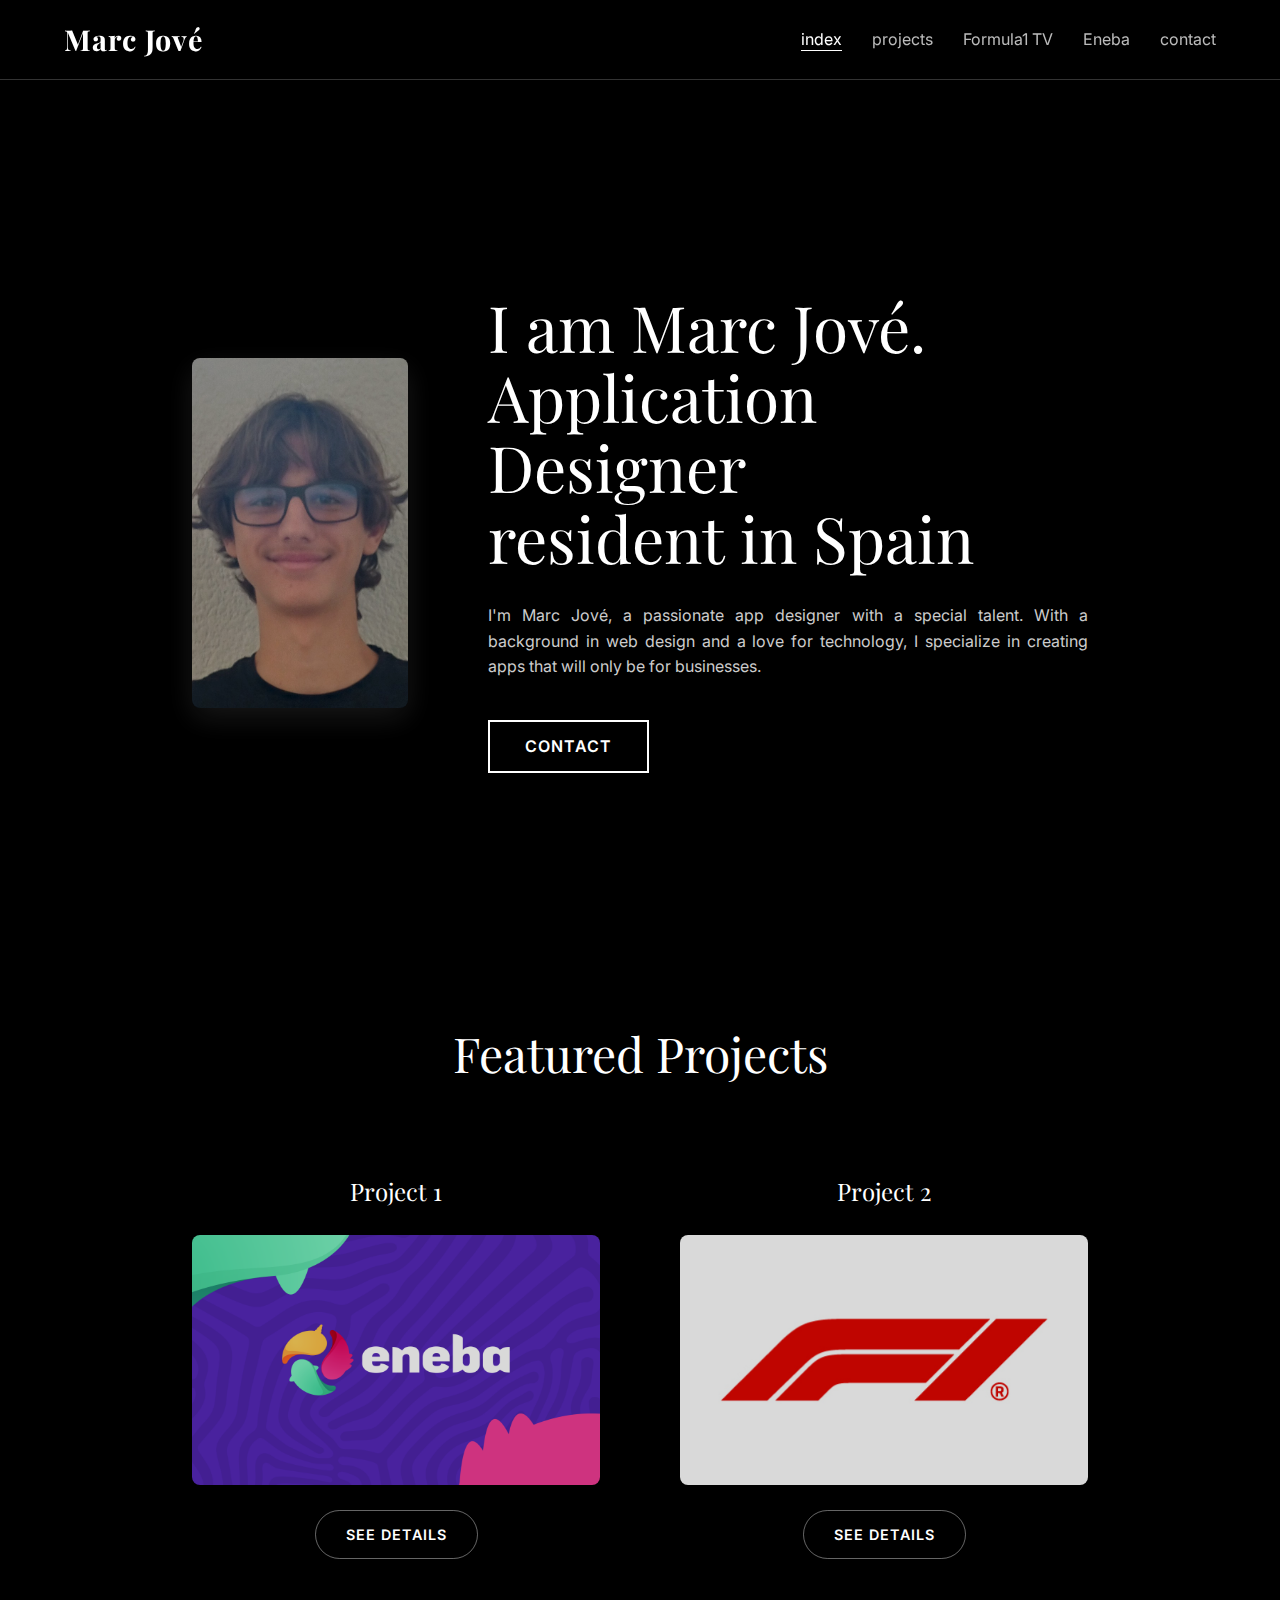
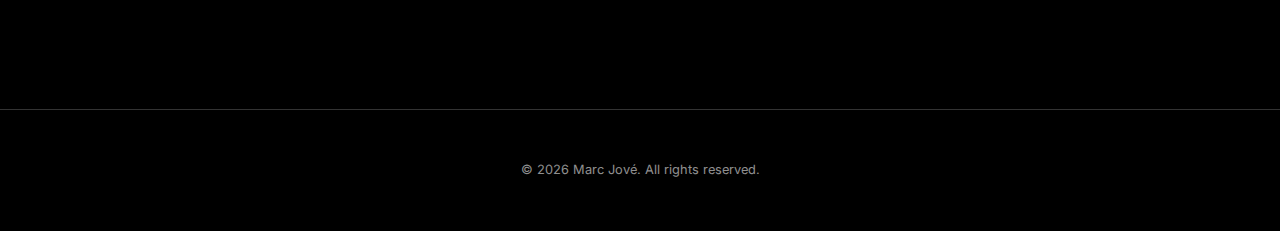
<file: index.html>
<!DOCTYPE html>
<html lang="ca">
<head>
    <meta charset="UTF-8">
    <meta name="viewport" content="width=device-width, initial-scale=1.0">
    <title>Portfoli - Inici</title>

    <link href="https://fonts.googleapis.com/css2?family=Playfair+Display:wght@400;700&family=Inter:wght@300;400;600&display=swap" rel="stylesheet">
    <link rel="stylesheet" href="./css/estils.css">
    <style>
        /* --- ESTILS CSS (DISSENY COMPLET) --- */

        :root {
            --bg-color: #000000;      /* Fons Negre */
            --text-main: #ffffff;     /* Text Blanc */
            --text-secondary: #cccccc; /* Text Gris */
            --accent: #ffffff;        /* Detalls en blanc */
        }

        * {
            margin: 0;
            padding: 0;
            box-sizing: border-box;
        }

        html { scroll-behavior: smooth; }

        body {
            background-color: var(--bg-color);
            color: var(--text-main);
            font-family: 'Inter', sans-serif; /* Lletra pel text normal */
            overflow-x: hidden;
            line-height: 1.6;
        }

        /* Títols elegants (Serif) com a la foto */
        h1, h2, h3, .logo-text, .img-titulo {
            font-family: 'Playfair Display', serif;
        }

        a { text-decoration: none; color: inherit; transition: 0.3s; }
        ul { list-style: none; }
        img { max-width: 100%; display: block; }




        /* --- HERO SECTION (LA PRESENTACIÓ) --- */
        .hero {
            display: flex;
            align-items: center; /* Centrat verticalment */
            justify-content: center;
            gap: 80px; /* Separació entre foto i text */
            min-height: 85vh; /* Ocupa gairebé tota la pantalla */
            padding: 0 15%;
        }

        /* NOVA CLASSE: Contenidor de la imatge i el seu títol */
        .hero-img {
            display: flex;
            flex-direction: column; /* Apila el text sobre la foto */
            align-items: center; /* Centra el text respecte a la foto */
        }

        /* NOVA CLASSE: El text "nombre" sobre la foto */
        .img-titulo {
            font-size: 1.2rem;
            margin-bottom: 15px; /* Espai entre el text i la foto */
            letter-spacing: 1px;
            color: var(--text-secondary);
        }

        .hero-img img {
            width: 250px;
            height: 350px;
            object-fit: cover; /* Retalla la foto perquè ompli l'espai */
            border-radius: 8px; /* Cantons lleugerament arrodonits */
            opacity: 0.9;
            box-shadow: 0 10px 30px rgba(255,255,255,0.1); /* Ombra suau */
        }

        .hero-text {
            max-width: 600px;
        }

        .hero-text h1 {
            font-size: 4rem; /* Títol gegant */
            line-height: 1.1;
            margin-bottom: 30px;
            font-weight: 400;
        }

        /* Requisit obligatori del profe: ASIDE dins el main */
        .hero-aside {
            color: var(--text-secondary);
            font-size: 1.1rem;
            font-style: italic;
            margin-bottom: 30px;
            display: block; /* Fa que ocupi la seva pròpia línia */
            border-left: 3px solid var(--accent); /* Línia vertical decorativa */
            padding-left: 20px;
        }

        .hero-text p {
            font-size: 1rem;
            color: var(--text-secondary);
            margin-bottom: 40px;
            text-align: justify; /* Text justificat com a la imatge */
        }

        /* Botó de contacte */
        .btn {
            display: inline-block;
            padding: 12px 35px;
            border: 2px solid var(--text-main);
            background: transparent;
            color: var(--text-main);
            font-family: 'Inter', sans-serif;
            font-weight: 600;
            cursor: pointer;
            text-transform: uppercase;
            letter-spacing: 1px;
        }
        .btn:hover { background: var(--text-main); color: var(--bg-color); }

        /* --- SECCIÓ PROJECTES DESTACATS --- */
        .destacats {
            padding: 100px 15%;
            text-align: center;
        }

        .section-title {
            font-size: 3rem;
            margin-bottom: 80px;
            font-weight: 400;
        }

        .projects-grid {
            display: grid;
            grid-template-columns: 1fr 1fr; /* Dues columnes */
            gap: 80px; /* Espai gran entre ells */
        }

        .project-card {
            text-align: center;
        }

        .project-title {
            font-size: 1.5rem;
            margin-bottom: 25px;
            font-weight: normal;
            color: var(--text-main);
        }

        /* Contenidor de la imatge del projecte */
        .image-container {
            width: 100%;
            height: 250px; /* Alçada fixa vertical */
            overflow: hidden;
            border-radius: 8px;
            position: relative;
        }

        .image-container img {
            width: 100%;
            height: 100%;
            object-fit: cover;
            transition: transform 0.6s ease, opacity 0.3s;
            opacity: 0.85; /* Una mica fosc per defecte */
        }

        /* Efecte Zoom i lluminositat al passar el ratolí */
        .image-container:hover img {
            transform: scale(1.08);
            opacity: 1;
        }

        /* Enllaç que cobreix tota la foto */
        .card-link-overlay {
            position: absolute;
            top: 0;
            left: 0;
            width: 100%;
            height: 100%;
            z-index: 2;
        }

        /* Botó de text sota la foto */
        .card-text-link {
            display: inline-block;
            margin-top: 25px;
            font-size: 1rem;
            border-bottom: 1px solid var(--text-secondary);
            padding-bottom: 5px;
            color: var(--text-secondary);
        }
        .card-text-link:hover { color: var(--text-main); border-color: var(--text-main); }



        /* --- RESPONSIVE (Adaptació a Mòbil) --- */
        @media (max-width: 768px) {
            header { padding: 15px 5%; }
            .logo-text { font-size: 1.5rem; }
            nav ul { gap: 15px; }
            nav a { font-size: 0.8rem; }

            .hero { flex-direction: column; text-align: center; gap: 40px; padding: 50px 5%; }
            /* Al mòbil, posem el títol de la foto a sota perquè quedi millor */
            .hero-img { flex-direction: column-reverse; }
            .img-titulo { margin-bottom: 0; margin-top: 15px; }
            .hero-img img { width: 100%; height: auto; max-height: 400px; }

            .hero-text h1 { font-size: 2.8rem; }
            .hero-aside { border-left: none; border-bottom: 2px solid var(--accent); padding-left: 0; padding-bottom: 15px; display: inline-block;}

            .destacats { padding: 60px 5%; }
            .section-title { font-size: 2.2rem; margin-bottom: 40px; }
            .projects-grid { grid-template-columns: 1fr; gap: 50px; } /* Una columna al mòbil */
            .image-container { height: 350px; }
        }
        /* --- ESTIL NOU PER ALS ENLLAÇOS "VEURE DETALLS" --- */
        .card-link {
            display: inline-block;
            margin-top: 25px;
            padding: 12px 30px;

            /* Estil Botó "Ghost" (Transparent amb vora) */
            background-color: transparent;
            border: 1px solid rgba(255, 255, 255, 0.4); /* Vora subtil */
            color: var(--text-main);

            border-radius: 50px; /* Molt arrodonit (estil càpsula) */
            font-size: 0.9rem;
            text-transform: uppercase;
            letter-spacing: 1px;
            font-weight: 600;

            transition: all 0.3s ease; /* Suavitat al canviar */
            position: relative;
        }

        /* Quan passes el ratolí per sobre del botó */
        .card-link:hover {
            border-color: #ffffff;
            background-color: #ffffff; /* S'omple de blanc */
            color: #000000;            /* El text es torna negre */
            transform: translateY(-3px); /* Puja una mica cap amunt */
            box-shadow: 0 5px 15px rgba(255, 255, 255, 0.2); /* Brillantor */
        }

        /* Opcional: Fer que tota la targeta sigui clicable si toques la foto */
        .image-container {
            cursor: pointer;
        }
    </style>
</head>
<body>

    <header>
        <div class="logo-text">Marc Jové</div>
        <nav>
            <ul>
                <li><a href="index.html" class="active">index</a></li>
                <li><a href="./pages/pagina.html">projects</a></li>
                <li><a href="./pages/Formula1.html">Formula1 TV</a></li>
                <li><a href="./pages/Eneba.html">Eneba</a></li>
                <li><a href="./pages/contacte.html">contact</a></li>
            </ul>
        </nav>
    </header>

    <main>

        <section class="hero">
            <div class="hero-img">
                <img src="./img/IMG20230913102037.jpg" alt="Paisatge abstracte">
            </div>

            <div class="hero-text">
                <h1>I am Marc Jové.<br>Application Designer<br>resident in Spain</h1>
                <p>
                    I'm Marc Jové, a passionate app designer with a special talent. With a background in web design and a love for technology, I specialize in creating apps that will only be for businesses.                </p>

                <a href="./pages/contacte.html" class="btn">contact</a>
            </div>
        </section>

        <section class="destacats">
            <h2 class="section-title">Featured Projects</h2>

            <div class="projects-grid">

                <article class="project-card">
                    <h3 class="project-title">Project 1</h3>
                    <div class="image-container">
                        <img src="./img/1749713988111.png" alt="Projecte 1">
                    </div>
                    <a href="pages/Eneba.html" class="card-link">See Details</a>
                </article>

                <article class="project-card">
                    <h3 class="project-title">Project 2</h3>
                    <div class="image-container">
                        <img src="./img/unnamed%20(1).png" alt="Projecte 2">
                    </div>
                    <a href="pages/Formula1.html" class="card-link">See Details</a>
                </article>

            </div>
        </section>

    </main>

    <footer>
        <p class="footer-text">© 2026 Marc Jové. All rights reserved.</p>
    </footer>

</body>
</html>
</file>
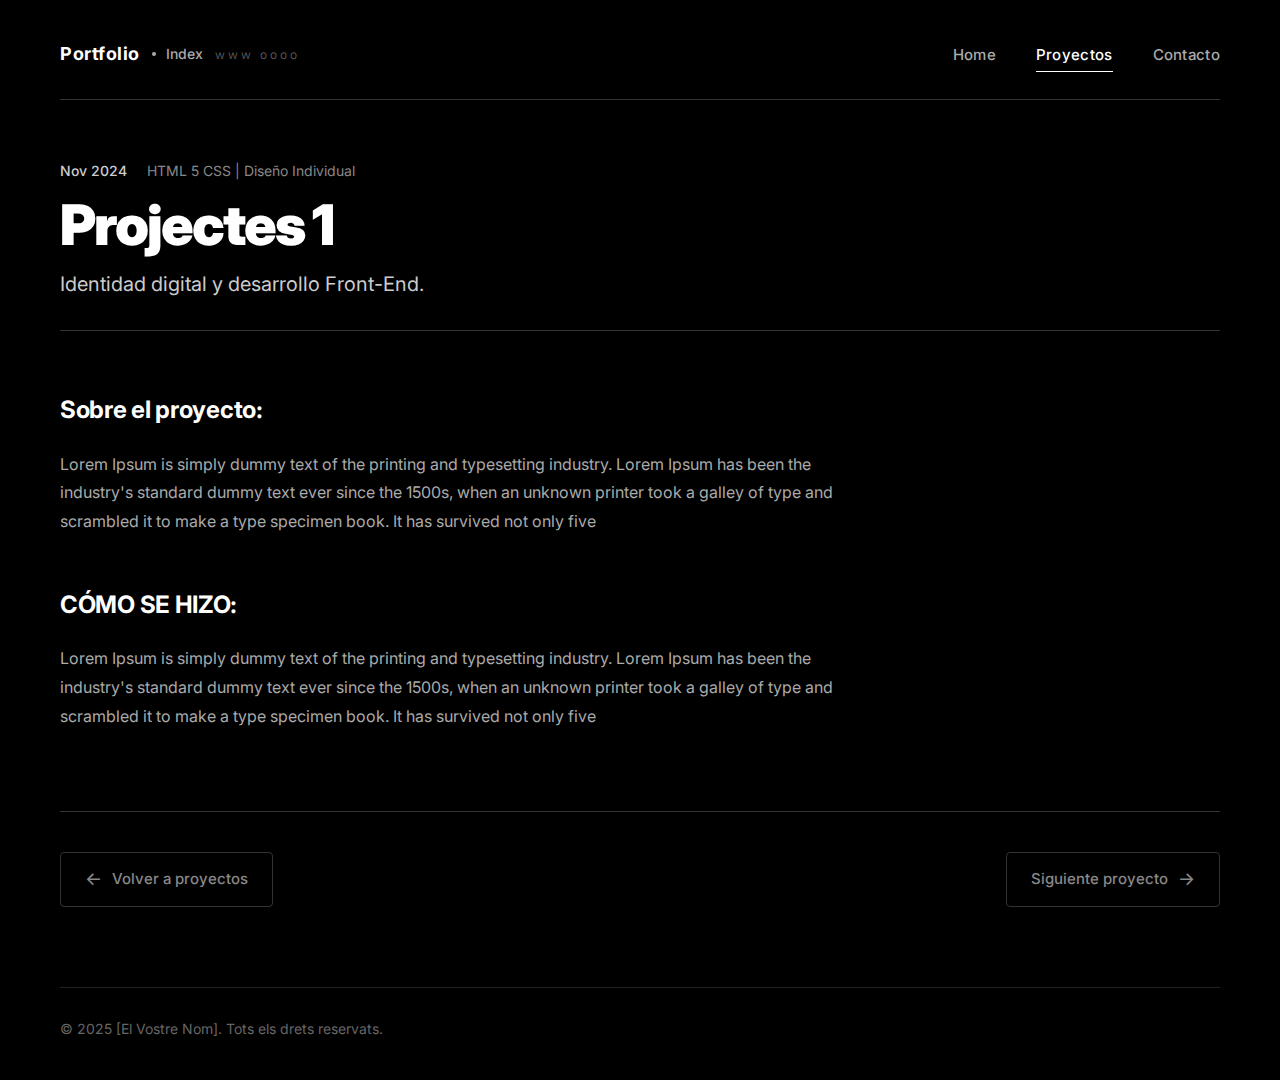
<file: HTML/projecte1.html>
<!DOCTYPE html>
<html lang="es">
<head>
    <meta charset="UTF-8">
    <meta name="viewport" content="width=device-width, initial-scale=1.0">
    <title>Projecte 1</title>
    <link rel="stylesheet" href="projecte1.css">
    <link rel="preconnect" href="https://fonts.googleapis.com">
    <link rel="preconnect" href="https://fonts.gstatic.com" crossorigin>
    <link href="https://fonts.googleapis.com/css2?family=Inter:wght@300;400;500;600;700;800&display=swap" rel="stylesheet">
</head>
<body>
    <div class="container">
        <header class="header">
            <div class="logo">
                <span class="logo-text">Portfolio</span>
                <span class="index">Index</span>
                <span class="decorations">www oooo</span>
            </div>
            <nav class="nav">
                <ul>
                    <li><a href="index.html">Home</a></li>
                    <li><a href="index.html#proyectos">Proyectos</a></li>
                    <li><a href="contacto.html">Contacto</a></li>
                </ul>
            </nav>
        </header>

        <main class="project-detail">
            <div class="project-header">
                <div class="project-meta">
                    <span class="project-date">Nov 2024</span>
                    <span class="project-tags">HTML 5 CSS | Diseño Individual</span>
                </div>
                <h1 class="project-title-main">Projectes 1</h1>
                <p class="project-subtitle">Identidad digital y desarrollo Front-End.</p>
            </div>

            <div class="project-content">
                <div class="content-section">
                    <h2 class="section-title">Sobre el proyecto:</h2>
                    <p class="section-text">Lorem Ipsum is simply dummy text of the printing and typesetting industry. Lorem Ipsum has been the industry's standard dummy text ever since the 1500s, when an unknown printer took a galley of type and scrambled it to make a type specimen book. It has survived not only five</p>
                </div>

                <div class="content-section">
                    <h2 class="section-title">CÓMO SE HIZO:</h2>
                    <p class="section-text">Lorem Ipsum is simply dummy text of the printing and typesetting industry. Lorem Ipsum has been the industry's standard dummy text ever since the 1500s, when an unknown printer took a galley of type and scrambled it to make a type specimen book. It has survived not only five</p>
                </div>
            </div>

            <div class="project-navigation">
                <a href="index.html#proyectos" class="nav-button">
                    <span class="nav-arrow">←</span>
                    <span class="nav-text">Volver a proyectos</span>
                </a>
                <a href="HTML/projecte2.html" class="nav-button">
                    <span class="nav-text">Siguiente proyecto</span>
                    <span class="nav-arrow">→</span>
                </a>
            </div>
        </main>

        <footer class="footer">
            <p class="copyright">© 2025 [El Vostre Nom]. Tots els drets reservats.</p>
        </footer>
    </div>

    <script src="projecte.js"></script>
</body>
</html>
</file>
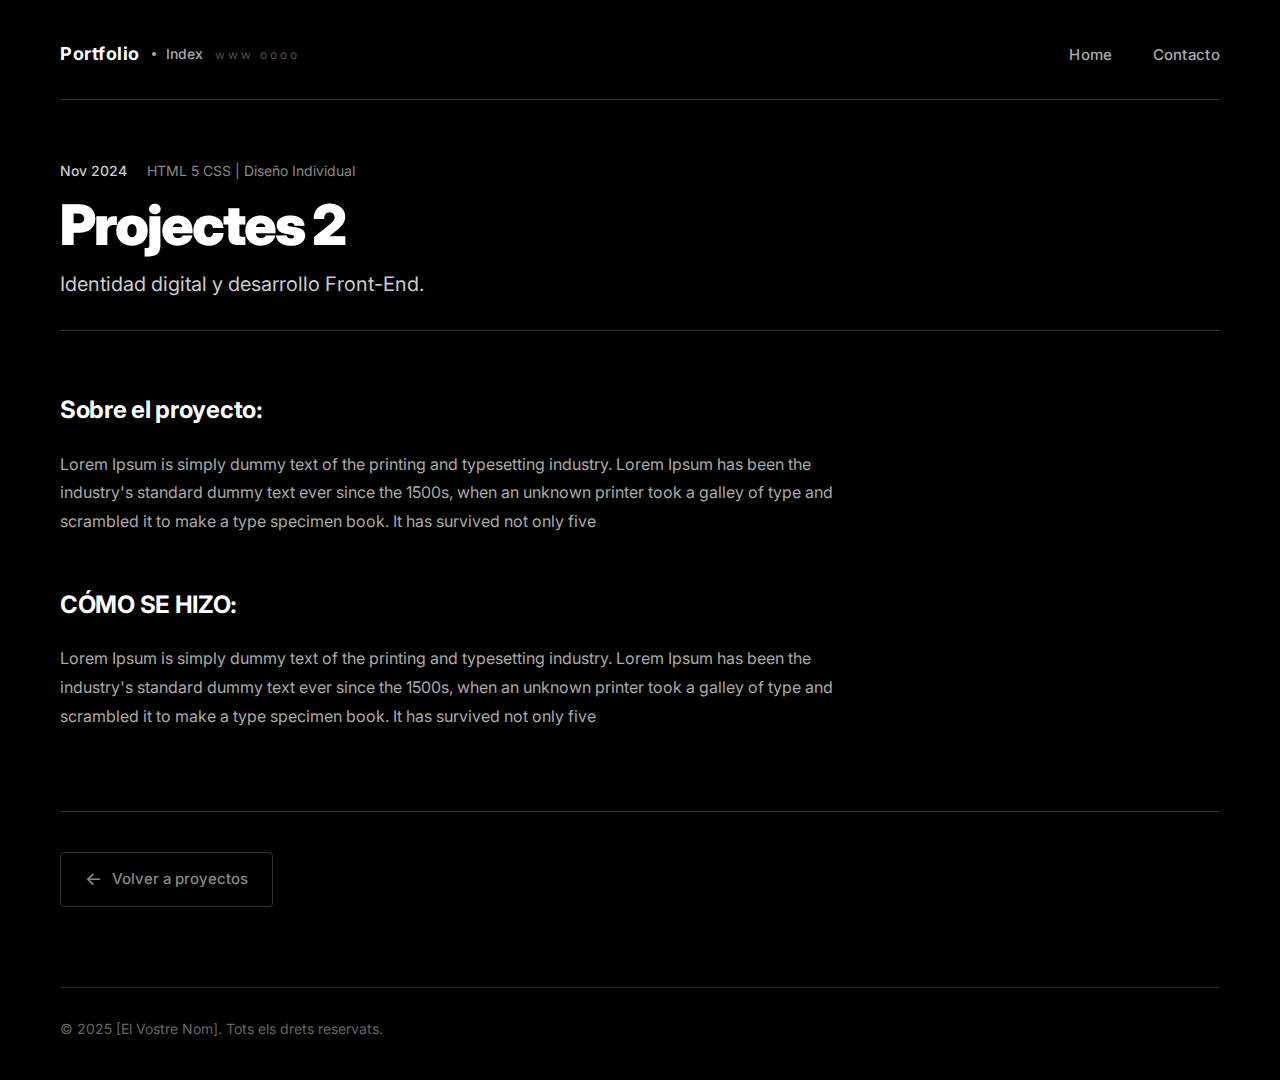
<file: HTML/Projecte2.html>
<!DOCTYPE html>
<html lang="es">
<head>
    <meta charset="UTF-8">
    <meta name="viewport" content="width=device-width, initial-scale=1.0">
    <title>Projecte 2</title>
    <link rel="stylesheet" href="projecte1.css">
    <link rel="preconnect" href="https://fonts.googleapis.com">
    <link rel="preconnect" href="https://fonts.gstatic.com" crossorigin>
    <link href="https://fonts.googleapis.com/css2?family=Inter:wght@300;400;500;600;700;800&display=swap" rel="stylesheet">
</head>
<body>
    <div class="container">
        <header class="header">
            <div class="logo">
                <span class="logo-text">Portfolio</span>
                <span class="index">Index</span>
                <span class="decorations">www oooo</span>
            </div>
            <nav class="nav">
                <ul>
                    <li><a href="../index.html">Home</a></li>
                    <li><a href="contactes.html">Contacto</a></li>
                </ul>
            </nav>
        </header>

        <main class="project-detail">
            <div class="project-header">
                <div class="project-meta">
                    <span class="project-date">Nov 2024</span>
                    <span class="project-tags">HTML 5 CSS | Diseño Individual</span>
                </div>
                <h1 class="project-title-main">Projectes 2</h1>
                <p class="project-subtitle">Identidad digital y desarrollo Front-End.</p>
            </div>

            <div class="project-content">
                <div class="content-section">
                    <h2 class="section-title">Sobre el proyecto:</h2>
                    <p class="section-text">Lorem Ipsum is simply dummy text of the printing and typesetting industry. Lorem Ipsum has been the industry's standard dummy text ever since the 1500s, when an unknown printer took a galley of type and scrambled it to make a type specimen book. It has survived not only five</p>
                </div>

                <div class="content-section">
                    <h2 class="section-title">CÓMO SE HIZO:</h2>
                    <p class="section-text">Lorem Ipsum is simply dummy text of the printing and typesetting industry. Lorem Ipsum has been the industry's standard dummy text ever since the 1500s, when an unknown printer took a galley of type and scrambled it to make a type specimen book. It has survived not only five</p>
                </div>
            </div>

            <div class="project-navigation">
                <a href="projecte1.html" class="nav-button">
                    <span class="nav-arrow">←</span>
                    <span class="nav-text">Volver a proyectos</span>
                </a>
            </div>
        </main>

        <footer class="footer">
            <p class="copyright">© 2025 [El Vostre Nom]. Tots els drets reservats.</p>
        </footer>
    </div>

    <script src="projecte.js"></script>
</body>
</html>
</file>
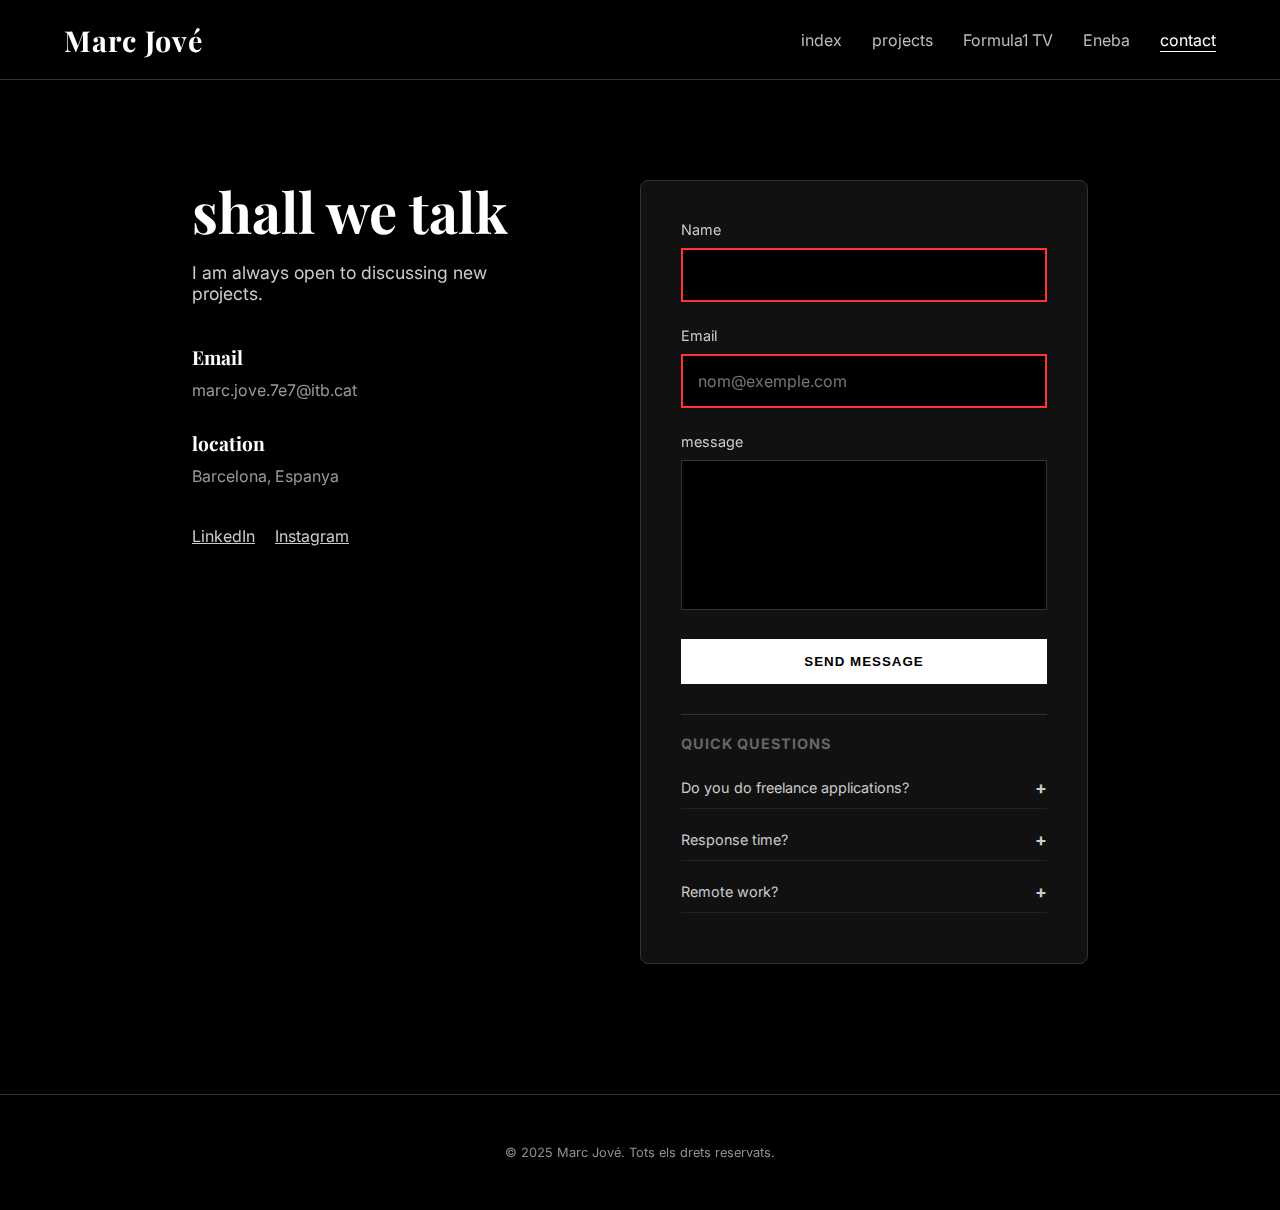
<file: pages/contacte.html>
<!DOCTYPE html>
<html lang="ca">
<head>
    <meta charset="UTF-8">
    <meta name="viewport" content="width=device-width, initial-scale=1.0">
    <title>Portfoli - Contact</title>

    <link href="https://fonts.googleapis.com/css2?family=Playfair+Display:wght@400;700&family=Inter:wght@300;400;600&display=swap" rel="stylesheet">
    <link rel="stylesheet" href="../css/estils.css">
    <style>
        /* --- ESTILS GENERALS --- */
        :root {
            --bg-color: #000000;
            --text-main: #ffffff;
            --text-secondary: #cccccc;
            --input-bg: #111111;
            --border-color: #333333;
            --error-color: #ff3333;
        }

        * { margin: 0; padding: 0; box-sizing: border-box; }

        body {
            background-color: var(--bg-color);
            color: var(--text-main);
            font-family: 'Inter', sans-serif;
            overflow-x: hidden;
        }

        h1, h2, h3, .logo-text { font-family: 'Playfair Display', serif; }
        a { text-decoration: none; color: inherit; transition: 0.3s; }
        ul { list-style: none; }


        /* --- MAIN --- */
        main {
            padding-top: 180px; /* He aumentado esto para que no se solape con el menú */
            padding-bottom: 80px;
            padding-left: 15%;
            padding-right: 15%;
            display: flex;
            justify-content: space-between;
            align-items: flex-start; /* Alineación arriba */
            gap: 80px;
            min-height: 80vh;
        }

        /* --- COLUMNA ESQUERRA (TEXTO) --- */
        .contact-info { width: 40%; position: sticky; top: 150px; } /* Sticky para que te siga al bajar */
        .contact-info h1 { font-size: 3.5rem; margin-bottom: 20px; line-height: 1.1; }
        .contact-info p { color: var(--text-secondary); margin-bottom: 40px; font-size: 1.1rem; }

        .contact-details h3 { font-size: 1.2rem; margin-bottom: 10px; margin-top: 30px; color: white; }
        .contact-details p { font-size: 1rem; margin-bottom: 5px; color: #999; }

        .social-links { margin-top: 40px; display: flex; gap: 20px; }
        .social-links a { text-decoration: underline; color: var(--text-secondary); }
        .social-links a:hover { color: white; }

        /* --- COLUMNA DRETA (FORMULARI + FAQ) --- */
        .contact-form-container {
            width: 50%;
            background-color: var(--input-bg);
            padding: 40px;
            border-radius: 8px;
            border: 1px solid var(--border-color);
        }

        .form-group { margin-bottom: 25px; position: relative; }
        .form-group label { display: block; margin-bottom: 10px; font-size: 0.9rem; color: var(--text-secondary); }

        .form-group input,
        .form-group textarea {
            width: 100%; padding: 15px; background-color: #000;
            border: 1px solid var(--border-color); color: white;
            font-family: 'Inter', sans-serif; font-size: 1rem; outline: none; transition: 0.3s;
        }

        .form-group input:focus, .form-group textarea:focus { border-color: white; }
        .form-group input:invalid { border: 2px solid var(--error-color) !important; }

        .error-text { color: var(--error-color); font-size: 0.8rem; margin-top: 5px; display: none; font-weight: bold; }
        .form-group textarea { height: 150px; resize: none; }

        .btn-submit {
            width: 100%; padding: 15px; background-color: white; color: black; border: none;
            font-weight: 600; text-transform: uppercase; letter-spacing: 1px; cursor: pointer; transition: 0.3s;
            margin-bottom: 30px; /* Espacio antes de las FAQs */
        }
        .btn-submit:hover { background-color: #cccccc; }


        /* --- NUEVO ESTILO FAQ (DENTRO DEL FORMULARIO) --- */
        .faq-mini {
            border-top: 1px solid #333;
            padding-top: 20px;
        }

        .faq-mini h4 {
            font-size: 0.9rem; color: #666; text-transform: uppercase; letter-spacing: 1px; margin-bottom: 15px;
        }

        details {
            background-color: transparent; margin-bottom: 10px;
            border-bottom: 1px solid #222; cursor: pointer;
        }

        summary {
            padding: 10px 0; font-size: 0.9rem; color: #ccc;
            display: flex; justify-content: space-between; align-items: center; list-style: none;
        }
        summary:hover { color: white; }
        summary::after { content: '+'; font-weight: bold; font-size: 1.1rem; }
        details[open] summary::after { transform: rotate(45deg); }

        .faq-content {
            padding-bottom: 15px; font-size: 0.85rem; color: #888; line-height: 1.5;
        }




        @media (max-width: 768px) {
            header { padding: 15px 5%; }
            main { flex-direction: column; padding: 120px 5% 50px 5%; }
            .contact-info, .contact-form-container { width: 100%; }
            .contact-info { position: static; margin-bottom: 50px; }
        }
    </style>
</head>
<body>

    <header>
        <div class="logo-text">Marc Jové</div>
        <nav>
            <ul>
                <li><a href="../index.html">index</a></li>
                <li><a href="pagina.html">projects</a></li>
                <li><a href="Formula1.html">Formula1 TV</a></li>
                <li><a href="Eneba.html">Eneba</a></li>
                <li><a href="contacte.html" class="active">contact</a></li>
            </ul>
        </nav>
    </header>

    <main>

        <section class="contact-info">
            <h1>shall we talk</h1>
            <p>I am always open to discussing new projects.</p>

            <div class="contact-details">
                <h3>Email</h3><p>marc.jove.7e7@itb.cat</p>
                <h3>location</h3><p>Barcelona, Espanya</p>
            </div>

            <div class="social-links">
                <a href="#">LinkedIn</a>
                <a href="#">Instagram</a>
            </div>
        </section>

        <section class="contact-form-container">
            <form id="contactForm">

                <div class="form-group">
                    <label for="name">Name</label>
                    <input type="text" id="name" name="name" required>
                </div>

                <div class="form-group">
                    <label for="email">Email</label>
                    <input type="email" id="email" name="email" placeholder="nom@exemple.com" required pattern="[a-z0-9._%+-]+@[a-z0-9.-]+\.[a-z]{2,4}$">
                    <p id="emailError" class="error-text">⚠️ You must enter a valid email.</p>
                </div>

                <div class="form-group">
                    <label for="message">message</label>
                    <textarea id="message" name="message" required></textarea>
                </div>

                <button type="submit" class="btn-submit">Send Message</button>

            </form>

            <div class="faq-mini">
                <h4>quick questions</h4>

                <details>
                    <summary>Do you do freelance applications?</summary>
                    <div class="faq-content">Yes, I am available for small application projects.</div>
                </details>

                <details>
                    <summary>Response time?</summary>
                    <div class="faq-content">I usually reply in less than 24 hours.</div>
                </details>

                <details>
                    <summary>Remote work?</summary>
                    <div class="faq-content">Yes, 100% remote without problems.</div>
                </details>
            </div>

        </section>

    </main>

    <footer>
        <p class="footer-text">© 2025 Marc Jové. Tots els drets reservats.</p>
    </footer>

    <script>
        // Mismo script de validación que ya tenías
        const form = document.getElementById('contactForm');
        const emailInput = document.getElementById('email');
        const emailError = document.getElementById('emailError');

        form.addEventListener('submit', function(e) {
            const emailValue = emailInput.value;
            const arrobaIndex = emailValue.indexOf('@');
            const dotIndex = emailValue.lastIndexOf('.');

            if (arrobaIndex === -1 || dotIndex === -1 || dotIndex < arrobaIndex) {
                e.preventDefault();
                emailError.style.display = 'block';
                emailInput.style.borderColor = '#ff3333';
                alert("Error: L'email no sembla real.");
            } else {
                emailError.style.display = 'none';
            }
        });

        emailInput.addEventListener('input', function() {
            emailError.style.display = 'none';
            emailInput.style.borderColor = '#333';
        });
    </script>

</body>
</html>
</file>
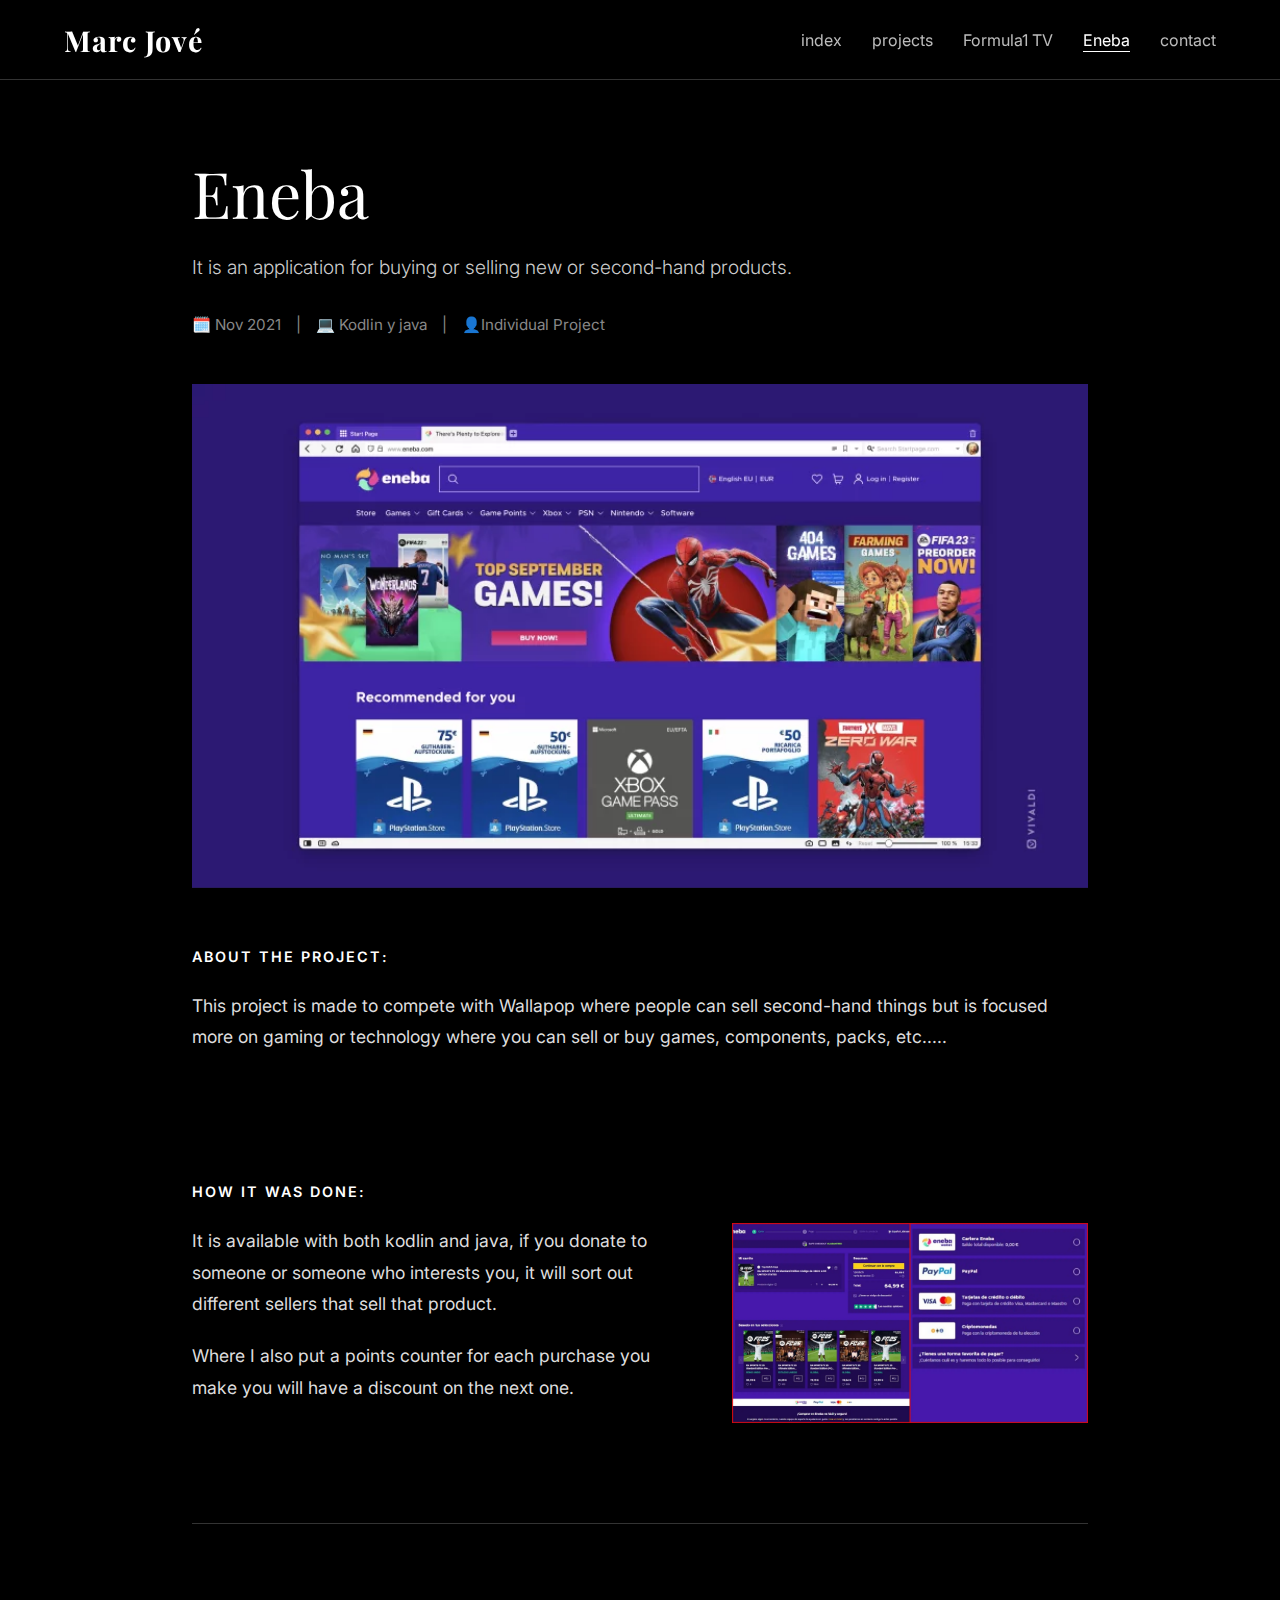
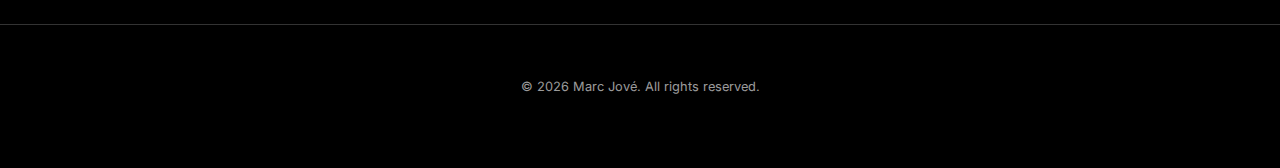
<file: pages/Eneba.html>
<!DOCTYPE html>
<html lang="ca">
<head>
    <meta charset="UTF-8">
    <meta name="viewport" content="width=device-width, initial-scale=1.0">
    <title>Projecte 1 - Eneba</title>

    <link href="https://fonts.googleapis.com/css2?family=Playfair+Display:wght@400;700&family=Inter:wght@300;400;600&display=swap" rel="stylesheet">
    <link rel="stylesheet" href="../css/estils.css">
    <style>
        /* =========================================
           1. ESTILOS GENERALES (RESET)
           ========================================= */
        * {
            margin: 0;
            padding: 0;
            box-sizing: border-box;
        }

        body {
            background-color: #000000; /* Fondo NEGRO */
            color: #ffffff;            /* Texto BLANCO */
            font-family: 'Inter', sans-serif;
            overflow-x: hidden;
        }

        a { text-decoration: none; color: inherit; }
        ul { list-style: none; }

        /* =========================================
           2. ESTILOS DEL MENÚ (HEADER)
           ========================================= */



        /* =========================================
           3. ESTILOS DE LA PÁGINA TETRIS
           ========================================= */

        /* Contenedor principal */
        .projecte-container {
            padding-top: 150px; /* Espacio para no chocar con el menú */
            padding-left: 15%;
            padding-right: 15%;
            padding-bottom: 50px;
            max-width: 1600px;
            margin: 0 auto;
        }

        /* Títulos */
        .projecte-header h1 {
            font-family: 'Playfair Display', serif;
            font-size: 4rem; /* Título grande */
            font-weight: 400;
            margin-bottom: 15px;
            color: #ffffff;
        }

        .subtitle {
            font-size: 1.2rem;
            font-weight: 300;
            margin-bottom: 30px;
            color: #cccccc;
        }

        /* Datos (Fecha, skills...) */
        .meta-info {
            font-size: 0.95rem;
            color: #888;
            display: flex;
            align-items: center;
            gap: 15px;
            margin-bottom: 50px;
        }

        .meta-icon { margin-right: 5px; }

        /* IMAGEN GRANDE */
        .projecte-hero img {
            width: 100%;
            height: auto;
            display: block;
            border-radius: 0; /* Bordes rectos como en tu diseño */
            margin-bottom: 60px;
            background-color: #222; /* Fondo gris si no carga */
        }

        /* Texto descriptivo */
        .projecte-descripcio {
            margin-bottom: 80px;
            max-width: 900px;
        }

        h2 {
            font-size: 0.9rem;
            text-transform: uppercase;
            letter-spacing: 2px;
            margin-bottom: 25px;
            color: #ffffff;
            font-weight: 600;
        }

        p {
            line-height: 1.8;
            color: #dddddd;
            font-size: 1.1rem;
            margin-bottom: 20px;
        }

        /* Sección Partida (Texto izq - Foto der) */
        .projecte-split {
            display: flex;
            justify-content: space-between;
            align-items: flex-end; /* Alineados abajo */
            gap: 50px;
            margin-bottom: 100px;
            padding-top: 50px;
        }

        .split-text { width: 55%; }
        .split-image { width: 40%; }

        .split-image img {
            width: 100%;
            height: auto;
            display: block;
        }

        /* Línea final */
        .separator-line {
            width: 100%;
            height: 1px;
            background-color: #ffffff;
            opacity: 0.2;
            margin-top: 50px;
        }



        /* RESPONSIVE (MÓVIL) */
        @media (max-width: 768px) {
            .projecte-container { padding-left: 5%; padding-right: 5%; }
            .projecte-header h1 { font-size: 2.5rem; }
            .projecte-split { flex-direction: column; }
            .split-text, .split-image { width: 100%; }
        }
    </style>
</head>
<body>

    <header>
        <div class="logo-text">Marc Jové</div>
        <nav>
            <ul>
                <li><a href="../index.html">index</a></li>
                <li><a href="pagina.html">projects</a></li>
                <li><a href="Formula1.html">Formula1 TV</a></li>
                <li><a href="Eneba.html" class="active">Eneba</a></li>
                <li><a href="contacte.html">contact</a></li>
            </ul>
        </nav>
    </header>

    <main class="projecte-container">

        <div class="projecte-header">
            <h1>Eneba</h1>
            <p class="subtitle">It is an application for buying or selling new or second-hand products.</p>

            <div class="meta-info">
                <span>🗓️ Nov 2021</span>
                <span>|</span>
                <span>💻 Kodlin y java</span>
                <span>|</span>
                <span>👤Individual Project</span>
            </div>
        </div>

        <div class="projecte-hero">
            <img src="../img/860w_Eneba.webp" alt="Portada del Tetris">
        </div>

        <section class="projecte-descripcio">
            <h2>About the project:</h2>
            <p>
                This project is made to compete with Wallapop where people can sell second-hand things but is focused more on gaming or technology where you can sell or buy games, components, packs, etc.....
            </p>
        </section>

        <section class="projecte-split">
            <div class="split-text">
                <h2>HOW IT WAS DONE:</h2>
                <p>
                   It is available with both kodlin and java, if you donate to someone or someone who interests you, it will sort out different sellers that sell that product.
                </p>
                <p>
                    Where I also put a points counter for each purchase you make you will have a discount on the next one.
                </p>
            </div>
            <div class="split-image">
                <img src="../img/68e7a03c81d65.webp" alt="Detall del codi">
            </div>
        </section>

        <div class="separator-line"></div>

    </main>


    <footer>
        <p class="footer-text">© 2026 Marc Jové. All rights reserved.</p>
    </footer>

</body>
</html>
</file>
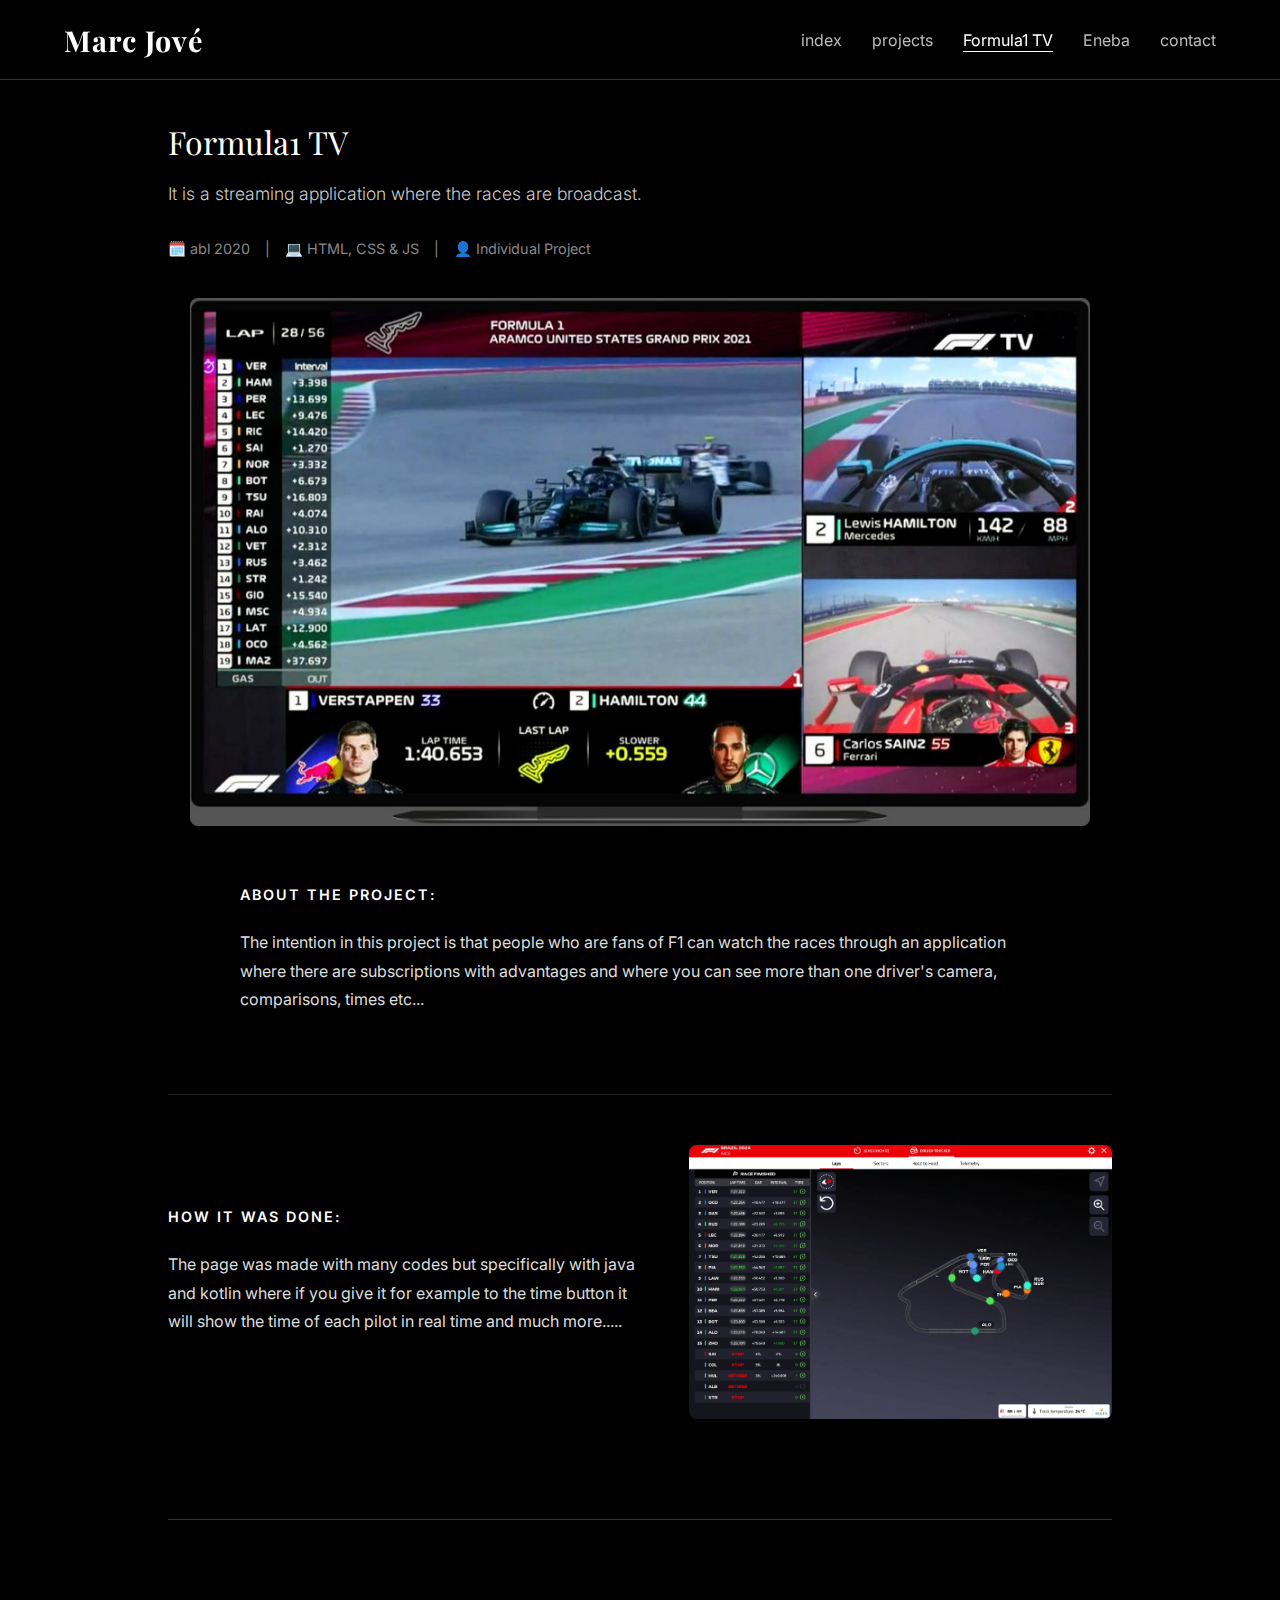
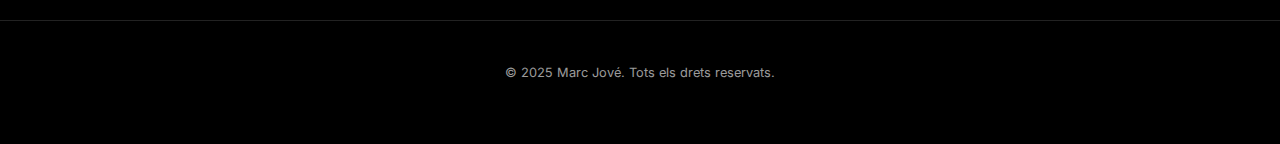
<file: pages/Formula1.html>
<!DOCTYPE html>
<html lang="ca">
<head>
    <meta charset="UTF-8">
    <meta name="viewport" content="width=device-width, initial-scale=1.0">
    <title>Projecte 2 - Formula 1 TV </title>

    <link href="https://fonts.googleapis.com/css2?family=Playfair+Display:wght@400;700&family=Inter:wght@300;400;600&display=swap" rel="stylesheet">
    <link rel="stylesheet" href="../css/estils.css">
    <style>
        /* =========================================
           1. ESTILOS GENERALES (RESET)
           ========================================= */
        * { margin: 0; padding: 0; box-sizing: border-box; }
        body {
            background-color: #000000;
            color: #ffffff;
            font-family: 'Inter', sans-serif;
            overflow-x: hidden;
        }
        a { text-decoration: none; color: inherit; }
        ul { list-style: none; }



        /* =========================================
           3. ESTILOS DE LA PÁGINA DE PROYECTO (CORREGIDOS)
           ========================================= */

        .projecte-container {
            padding-top: 120px; /* Un poco menos de espacio arriba */
            padding-left: 10%;  /* Màrgenes laterales más estrechos para centrar la vista */
            padding-right: 10%;
            padding-bottom: 50px;
            max-width: 1200px;  /* Ancho máximo total más contenido */
            margin: 0 auto;
        }

        /* Títulos - TAMAÑO REDUCIDO */
        .projecte-header h1 {
            font-family: 'Playfair Display', serif;
            font-size: 2rem; /* Antes era 4rem, ahora es más pequeño */
            font-weight: 400;
            margin-bottom: 15px;
            color: #ffffff;
        }

        .subtitle {
            font-size: 1.1rem; font-weight: 300; margin-bottom: 30px; color: #cccccc;
        }

        .meta-info {
            font-size: 0.9rem; color: #888; display: flex; align-items: center; gap: 15px; margin-bottom: 40px;
        }

        /* IMAGEN GRANDE - TAMAÑO CONTROLADO */
        .projecte-hero {
            display: flex; justify-content: center; /* Centra la imagen */
            margin-bottom: 60px;

        }

        .projecte-hero img {
            width: 100%;
            max-width: 900px; /* Límite de ancho para que no sea gigante */
            height: 70%;
            display: block;
            background-color: #222;
            border-radius: 8px; /* Queda mejor con un poco de borde redondeado */
        }

        /* Texto descriptivo */
        .projecte-descripcio { margin-bottom: 80px; max-width: 800px; margin-left: auto; margin-right: auto; }
        h2 { font-size: 0.9rem; text-transform: uppercase; letter-spacing: 2px; margin-bottom: 25px; color: #ffffff; font-weight: 600; }
        p { line-height: 1.8; color: #dddddd; font-size: 1rem; margin-bottom: 20px; }

        /* Sección Partida */
        .projecte-split {
            display: flex; justify-content: space-between; align-items: center; gap: 50px; margin-bottom: 100px; padding-top: 50px; border-top: 1px solid #222;
        }
        .split-text { width: 50%; }
        .split-image { width: 45%; }
        .split-image img { width: 100%; height: auto; display: block; border-radius: 8px; }

        .separator-line { width: 100%; height: 1px; background-color: #ffffff; opacity: 0.2; margin-top: 50px; }
        footer { text-align: center; padding: 40px; font-size: 0.8rem; color: #666; border-top: 1px solid #222; }

        /* RESPONSIVE */
        @media (max-width: 768px) {
            .projecte-container { padding-left: 5%; padding-right: 5%; padding-top: 100px; }
            .projecte-header h1 { font-size: 2.2rem; }
            .projecte-split { flex-direction: column; gap: 30px; }
            .split-text, .split-image { width: 100%; }
        }
    </style>
</head>
<body>

    <header>
        <div class="logo-text">Marc Jové</div>
        <nav>
            <ul>
                <li><a href="../index.html">index</a></li>
                <li><a href="pagina.html">projects</a></li>
                <li><a href="Formula1.html" class="active">Formula1 TV</a></li>
                <li><a href="Eneba.html"  >Eneba</a></li>
                <li><a href="contacte.html">contact</a></li>
            </ul>
        </nav>
    </header>

    <main class="projecte-container">

        <div class="projecte-header">
            <h1>Formula1 TV</h1>
            <p class="subtitle">It is a streaming application where the races are broadcast.</p>

            <div class="meta-info">
                <span>🗓️ abl 2020</span>
                <span>|</span>
                <span>💻 HTML, CSS & JS</span>
                <span>|</span>
                <span>👤 Individual Project</span>
            </div>
        </div>

        <div class="projecte-hero">
            <img src="../img/camara-on-board-f1-tv-soymotor.jpg"Cover of the race in the application">
        </div>

        <section class="projecte-descripcio">
            <h2>About the project:</h2>
            <p>
                 The intention in this project is that people who are fans of F1 can watch the races through an application where there are subscriptions with advantages and where you can see more than one driver's camera, comparisons, times etc...
            </p>
        </section>

        <section class="projecte-split">
            <div class="split-text">
                <h2>HOW IT WAS DONE:</h2>
                <p>
                   The page was made with many codes but specifically with java and kotlin where if you give it for example to the time button it will show the time of each pilot in real time and much more.....
                </p>
            </div>
            <div class="split-image">
                <img src="../img/how-to-replay-the-live-timing-v0-9ipyeemerryd1.webp" alt="Detall del codi o disseny">
            </div>
        </section>

        <div class="separator-line"></div>

    </main>

    <footer>
        <p class="footer-text">© 2025 Marc Jové. Tots els drets reservats.</p>
    </footer>

</body>
</html>
</file>
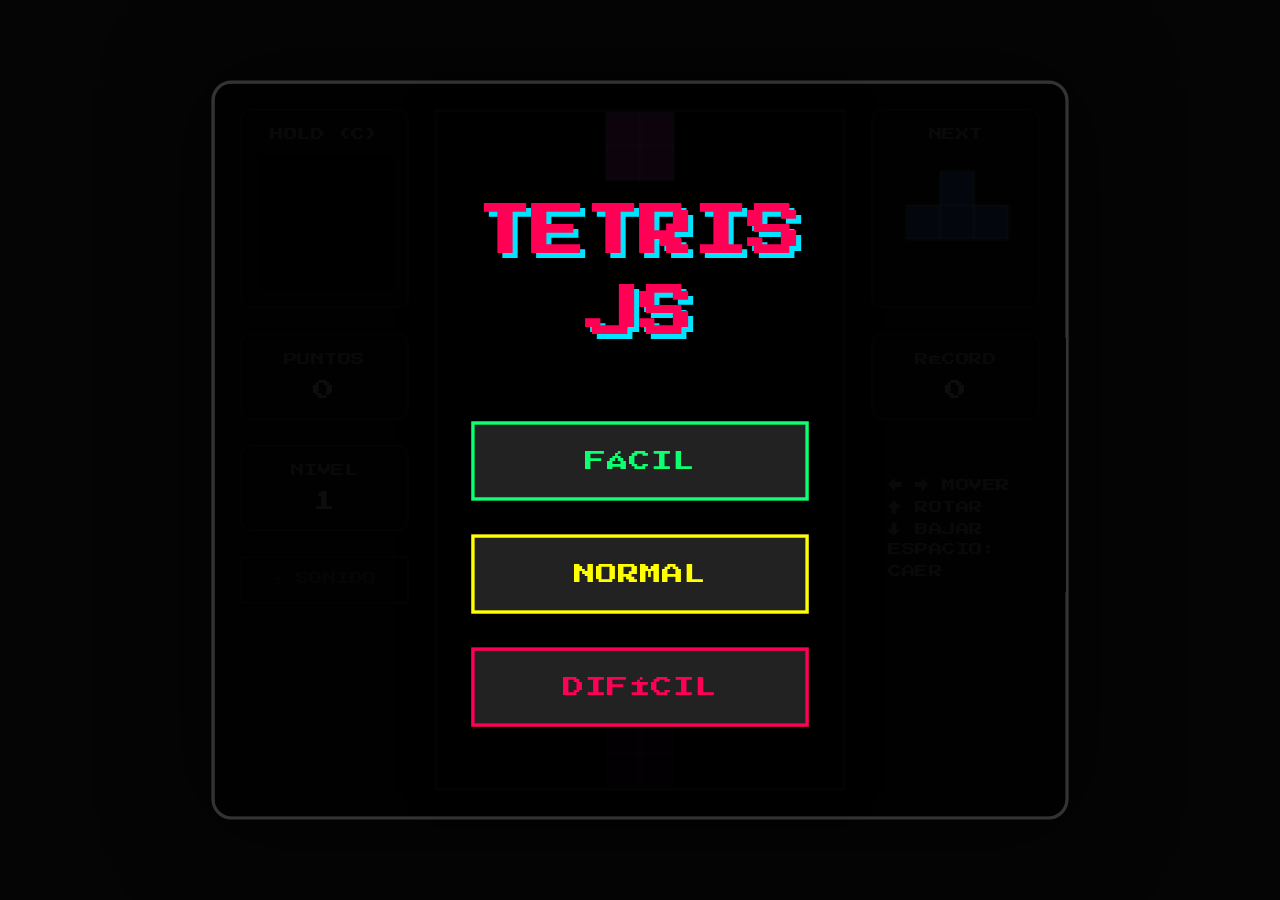
<file: pages/tetris.html>
<!DOCTYPE html>
<html lang="es">
<head>
    <meta charset="UTF-8">
    <meta name="viewport" content="width=device-width, initial-scale=1.0, maximum-scale=1.0, user-scalable=no">
    <title>Tetris Deluxe</title>
    <link href="https://fonts.googleapis.com/css2?family=Press+Start+2P&display=swap" rel="stylesheet">
    <style>
        :root {
            --bg-color: #050505;
            --panel-bg: #1a1a1a;
            --text-color: #fff;
            --accent-color: #ff0055;
            --border-color: #333;
        }

        body {
            background: var(--bg-color);
            color: var(--text-color);
            font-family: 'Press Start 2P', cursive;
            display: flex;
            justify-content: center;
            align-items: center;
            height: 100vh;
            margin: 0;
            overflow: hidden;
            user-select: none;
            touch-action: none;
        }

        #game-wrapper {
            display: flex;
            justify-content: center;
            align-items: center;
            width: 100%;
            height: 100%;
        }

        #game-layout {
            display: flex;
            gap: 15px;
            padding: 15px;
            border: 2px solid var(--border-color);
            border-radius: 12px;
            background-color: rgba(20, 20, 20, 0.95);
            box-shadow: 0 0 60px rgba(0,0,0,0.8);
            align-items: flex-start;
            position: relative;
            transform-origin: center center;
            transition: transform 0.1s ease-out;
        }

        /* --- MENÚ DE INICIO --- */
        #menu-overlay {
            position: absolute;
            top: 0; left: 0; right: 0; bottom: 0;
            background: rgba(0,0,0,0.95);
            z-index: 200;
            display: flex;
            flex-direction: column;
            justify-content: center;
            align-items: center;
            border-radius: 10px;
        }

        h1 {
            color: #ff0055;
            text-shadow: 3px 3px 0 #00e5ff;
            font-size: 2rem;
            margin-bottom: 30px;
            text-align: center;
            line-height: 1.5;
        }

        .menu-btn {
            background: #222;
            color: #fff;
            border: 2px solid #fff;
            padding: 15px 20px;
            font-family: inherit;
            font-size: 0.8rem;
            margin: 10px;
            cursor: pointer;
            width: 200px;
            text-transform: uppercase;
            transition: 0.2s;
        }

        .menu-btn:hover { transform: scale(1.1); }
        .btn-easy { border-color: #0DFF72; color: #0DFF72; }
        .btn-easy:hover { background: #0DFF72; color: #000; }

        .btn-normal { border-color: #FFFF00; color: #FFFF00; }
        .btn-normal:hover { background: #FFFF00; color: #000; }

        .btn-hard { border-color: #FF0055; color: #FF0055; }
        .btn-hard:hover { background: #FF0055; color: #000; }

        /* --- RESTO DEL JUEGO --- */
        .canvas-container {
            position: relative;
            border: 2px solid #444;
            box-shadow: 0 0 15px rgba(0,0,0,0.5);
        }

        canvas {
            display: block;
            background-color: #000;
            image-rendering: pixelated;
        }

        #side-panel {
            display: flex;
            flex-direction: column;
            width: 120px;
            gap: 15px;
        }

        .panel-box {
            background: var(--panel-bg);
            padding: 10px;
            border-radius: 6px;
            text-align: center;
            border: 1px solid #444;
        }

        .label {
            font-size: 0.5em;
            color: #aaa;
            margin-bottom: 8px;
            display: block;
            text-transform: uppercase;
        }

        .value { font-size: 0.8em; color: #fff; }

        .mini-canvas {
            width: 80px; height: 80px;
            margin: 0 auto;
            display: block;
            image-rendering: pixelated;
        }

        #sound-btn {
            background: transparent; border: 1px solid #444; color: #666;
            font-size: 0.5em; padding: 8px; cursor: pointer; font-family: inherit;
            width: 100%; transition: all 0.2s;
        }
        #sound-btn:hover { background: #222; }
        #sound-btn.active { color: #0f0; border-color: #0f0; box-shadow: 0 0 10px rgba(0,255,0,0.2); }

        #mobile-controls {
            display: none;
            position: absolute; bottom: -160px; left: 50%;
            transform: translateX(-50%);
            gap: 15px; width: 300px;
            justify-content: center; flex-wrap: wrap;
        }

        .btn {
            background: #333; border: 2px solid #555; border-radius: 10px;
            width: 50px; height: 50px; color: white;
            font-size: 1.2rem; display: flex; justify-content: center; align-items: center;
            cursor: pointer;
        }
        .btn:active { background: #555; transform: scale(0.95); }
        .btn-big { width: 60px; height: 60px; background: #220011; border-color: #ff0055; }

        #paused-overlay {
            display: none; position: absolute; top: 0; left: 0; right: 0; bottom: 0;
            background: rgba(0,0,0,0.7); color: #fff;
            justify-content: center; align-items: center; font-size: 1.5em; z-index: 100;
        }
    </style>
</head>
<body>
    <div id="game-wrapper">
        <div id="game-layout">
            <div id="menu-overlay">
                <h1>TETRIS<br>JS</h1>
                <button class="menu-btn btn-easy" onclick="startGame('easy')">FÁCIL</button>
                <button class="menu-btn btn-normal" onclick="startGame('normal')">NORMAL</button>
                <button class="menu-btn btn-hard" onclick="startGame('hard')">DIFÍCIL</button>
            </div>

            <div id="paused-overlay">PAUSA</div>

            <div id="side-panel" style="width: 100px;">
                <div class="panel-box"><span class="label">HOLD (C)</span><canvas id="hold-piece" class="mini-canvas" width="80" height="80"></canvas></div>
                <div class="panel-box"><span class="label">Puntos</span><div id="score" class="value">0</div></div>
                <div class="panel-box"><span class="label">Nivel</span><div id="level" class="value">1</div></div>
                <button id="sound-btn">♫ SONIDO</button>
            </div>

            <div class="canvas-container"><canvas id="tetris" width="240" height="400"></canvas></div>

            <div id="side-panel" style="width: 100px;">
                <div class="panel-box"><span class="label">NEXT</span><canvas id="next-piece" class="mini-canvas" width="80" height="80"></canvas></div>
                <div class="panel-box"><span class="label">Récord</span><div id="highscore" class="value">0</div></div>
                <div class="panel-box" style="background:transparent; border:none;">
                     <p class="label" style="line-height:1.6; text-align:left;">← → Mover<br>↑ Rotar<br>↓ Bajar<br>Espacio: Caer</p>
                </div>
            </div>

            <div id="mobile-controls">
                <div class="btn" id="btn-left">←</div><div class="btn" id="btn-down">↓</div><div class="btn" id="btn-right">→</div>
                <div class="btn btn-big" id="btn-rotate">↻</div><div class="btn btn-big" id="btn-drop">⚡</div><div class="btn" id="btn-hold">H</div>
            </div>
        </div>
    </div>

    <script>
        // --- CONFIGURACIÓN DE DIFICULTAD ---
        let difficulty = 'normal';
        let gameRunning = false;

        function startGame(selectedDiff) {
            difficulty = selectedDiff;
            document.getElementById('menu-overlay').style.display = 'none';

            // Activar Audio
            if(audioCtx.state === 'suspended') audioCtx.resume();

            // Activar Sonido automáticamente
            soundEnabled = true;
            document.getElementById('sound-btn').classList.add('active');
            startMusic();

            // Resetear y Arrancar
            gameRunning = true;
            playerReset();
            updateScore();
            update();
        }

        // --- ESCALADO ---
        function resizeGame() {
            const gameLayout = document.getElementById('game-layout');
            const windowWidth = window.innerWidth; const windowHeight = window.innerHeight;
            let scale = Math.min(windowWidth / 520, windowHeight / 480) * 0.9;
            gameLayout.style.transform = `scale(${scale})`;
            const isMobile = windowWidth < 768;
            document.getElementById('mobile-controls').style.display = isMobile ? 'flex' : 'none';
            gameLayout.style.marginBottom = isMobile ? "100px" : "0";
        }
        window.addEventListener('resize', resizeGame); window.addEventListener('load', resizeGame);

        const canvas = document.getElementById('tetris'); const context = canvas.getContext('2d');
        const nextCanvas = document.getElementById('next-piece'); const nextContext = nextCanvas.getContext('2d');
        const holdCanvas = document.getElementById('hold-piece'); const holdContext = holdCanvas.getContext('2d');
        context.scale(20, 20); nextContext.scale(20, 20); holdContext.scale(20, 20);

        // --- AUDIO ---
        const audioCtx = new (window.AudioContext || window.webkitAudioContext)();
        let soundEnabled = false;
        let musicPlaying = false;
        let noteIndex = 0; let nextNoteTime = 0; let timerID = null;

        const N = { B3:246.94, C4:261.63, D4:293.66, E4:329.63, F4:349.23, G4:392.00, A4:440.00, B4:493.88, C5:523.25, D5:587.33, E5:659.25, Gs4:415.30 };
        const melody = [
            {n:N.E5,d:0.5},{n:N.B4,d:0.25},{n:N.C5,d:0.25},{n:N.D5,d:0.5},{n:N.C5,d:0.25},{n:N.B4,d:0.25},
            {n:N.A4,d:0.5},{n:N.A4,d:0.25},{n:N.C5,d:0.25},{n:N.E5,d:0.5},{n:N.D5,d:0.25},{n:N.C5,d:0.25},
            {n:N.B4,d:0.75},{n:N.C5,d:0.25},{n:N.D5,d:0.5},{n:N.E5,d:0.5},{n:N.C5,d:0.5},{n:N.A4,d:0.5},{n:N.A4,d:0.5},{n:0,d:0.5},
            {n:N.D5,d:0.5},{n:N.F4,d:0.25},{n:N.A4,d:0.25},{n:N.D5,d:0.5},{n:N.C5,d:0.25},{n:N.B4,d:0.25},
            {n:N.C5,d:0.5},{n:N.E4,d:0.25},{n:N.C5,d:0.25},{n:N.E5,d:0.5},{n:N.D5,d:0.25},{n:N.C5,d:0.25},
            {n:N.B4,d:0.5},{n:N.B4,d:0.25},{n:N.C5,d:0.25},{n:N.D5,d:0.5},{n:N.E5,d:0.5},
            {n:N.C5,d:0.5},{n:N.A4,d:0.5},{n:N.A4,d:0.5},{n:0,d:0.5}
        ];
        const tempo = 1.1;

        function scheduler() {
            if (!soundEnabled) return;
            while (nextNoteTime < audioCtx.currentTime + 0.1) {
                playNote(melody[noteIndex]);
                nextNoteTime += melody[noteIndex].d * 0.4 * tempo;
                noteIndex = (noteIndex + 1) % melody.length;
            }
            timerID = window.setTimeout(scheduler, 25.0);
        }

        function playNote(note) {
            if (note.n === 0) return;
            const osc = audioCtx.createOscillator(); const gain = audioCtx.createGain();
            osc.type = 'square'; osc.frequency.value = note.n;
            gain.gain.value = 0.15; gain.gain.exponentialRampToValueAtTime(0.001, nextNoteTime + (note.d * 0.3));
            osc.connect(gain); gain.connect(audioCtx.destination);
            osc.start(nextNoteTime); osc.stop(nextNoteTime + (note.d * 0.4));
        }

        function toggleSound() {
            soundEnabled = !soundEnabled;
            const btn = document.getElementById('sound-btn');
            if (soundEnabled) { btn.classList.add('active'); if(audioCtx.state === 'suspended') audioCtx.resume(); startMusic(); }
            else { btn.classList.remove('active'); stopMusic(); }
        }
        function startMusic() { if (!musicPlaying) { noteIndex = 0; nextNoteTime = audioCtx.currentTime; scheduler(); musicPlaying = true; } }
        function stopMusic() { window.clearTimeout(timerID); musicPlaying = false; }

        function playSfx(type) {
            if (!soundEnabled) return;
            if (audioCtx.state === 'suspended') audioCtx.resume();
            const osc = audioCtx.createOscillator(); const gainNode = audioCtx.createGain();
            osc.connect(gainNode); gainNode.connect(audioCtx.destination); const now = audioCtx.currentTime;

            if (type === 'move') {
                osc.type = 'triangle'; osc.frequency.setValueAtTime(200, now);
                gainNode.gain.setValueAtTime(0.15, now); gainNode.gain.exponentialRampToValueAtTime(0.001, now + 0.05);
                osc.start(now); osc.stop(now + 0.05);
            } else if (type === 'rotate') {
                osc.type = 'sine'; osc.frequency.setValueAtTime(400, now);
                gainNode.gain.setValueAtTime(0.15, now); gainNode.gain.exponentialRampToValueAtTime(0.001, now + 0.05);
                osc.start(now); osc.stop(now + 0.05);
            } else if (type === 'drop') {
                osc.type = 'square'; osc.frequency.setValueAtTime(100, now);
                gainNode.gain.setValueAtTime(0.25, now); gainNode.gain.exponentialRampToValueAtTime(0.001, now + 0.1);
                osc.start(now); osc.stop(now + 0.1);
            } else if (type === 'clear') {
                osc.type = 'sawtooth'; osc.frequency.setValueAtTime(400, now);
                osc.frequency.linearRampToValueAtTime(800, now + 0.1);
                gainNode.gain.setValueAtTime(0.3, now); gainNode.gain.linearRampToValueAtTime(0, now + 0.2);
                osc.start(now); osc.stop(now + 0.2);
            }
        }
        document.getElementById('sound-btn').addEventListener('click', toggleSound);

        // --- JUEGO ---
        let particles = [];
        function createParticles(x, y, color) { for (let i = 0; i < 8; i++) particles.push({ x: x + 0.5, y: y + 0.5, vx: (Math.random() - 0.5) * 0.6, vy: (Math.random() - 0.5) * 0.6, life: 1.0, color: color }); }
        function drawParticles() {
            particles.forEach((p, index) => {
                p.x += p.vx; p.y += p.vy; p.life -= 0.03;
                if (p.life <= 0) particles.splice(index, 1);
                else { context.globalAlpha = p.life; context.fillStyle = p.color; context.fillRect(p.x, p.y, 0.4, 0.4); context.globalAlpha = 1; }
            });
        }

        function arenaSweep() {
            let rowCount = 1;
            outer: for (let y = arena.length - 1; y > 0; --y) {
                for (let x = 0; x < arena[y].length; ++x) if (arena[y][x] === 0) continue outer;
                const rowColor = colors[arena[y][Math.floor(Math.random() * arena[0].length)]];
                for (let x = 0; x < arena[0].length; x++) createParticles(x, y, rowColor);
                const row = arena.splice(y, 1)[0].fill(0); arena.unshift(row);
                ++y; player.score += rowCount * 10; player.lines++; rowCount *= 2; playSfx('clear');
            }
            player.level = Math.floor(player.lines / 10) + 1;
            setDropInterval(); // Recalcular velocidad
        }

        // --- LÓGICA DE VELOCIDAD POR DIFICULTAD ---
        function setDropInterval() {
            let base = 1000;
            let decrease = 50;

            if (difficulty === 'easy') {
                base = 1000; decrease = 20; // Baja muy lento
            } else if (difficulty === 'normal') {
                base = 1000; decrease = 50; // Baja normal
            } else if (difficulty === 'hard') {
                base = 700; decrease = 80; // Empieza rápido, baja violentamente
            }

            dropInterval = Math.max(50, base - (player.level * decrease));
        }

        function collide(arena, player) {
            const [m, o] = [player.matrix, player.pos];
            for (let y = 0; y < m.length; ++y) for (let x = 0; x < m[y].length; ++x)
                if (m[y][x] !== 0 && (arena[y + o.y] && arena[y + o.y][x + o.x]) !== 0) return true;
            return false;
        }

        function createPiece(type) {
            if (type === 'I') return [[0, 1, 0, 0],[0, 1, 0, 0],[0, 1, 0, 0],[0, 1, 0, 0]];
            if (type === 'L') return [[0, 2, 0],[0, 2, 0],[0, 2, 2]];
            if (type === 'J') return [[0, 3, 0],[0, 3, 0],[3, 3, 0]];
            if (type === 'O') return [[4, 4],[4, 4]];
            if (type === 'Z') return [[5, 5, 0],[0, 5, 5],[0, 0, 0]];
            if (type === 'S') return [[0, 6, 6],[6, 6, 0],[0, 0, 0]];
            if (type === 'T') return [[0, 7, 0],[7, 7, 7],[0, 0, 0]];
        }

        function drawMatrix(matrix, offset, ctx) {
            matrix.forEach((row, y) => {
                row.forEach((value, x) => {
                    if (value !== 0) {
                        ctx.fillStyle = colors[value]; ctx.fillRect(x + offset.x, y + offset.y, 1, 1);
                        ctx.lineWidth = 0.05; ctx.strokeStyle = 'rgba(255,255,255,0.5)'; ctx.strokeRect(x + offset.x, y + offset.y, 1, 1);
                    }
                });
            });
        }

        function draw() {
            context.fillStyle = '#000'; context.fillRect(0, 0, canvas.width, canvas.height);
            drawMatrix(arena, {x: 0, y: 0}, context);
            const ghostPos = {...player.pos};
            while (!collide(arena, {matrix: player.matrix, pos: ghostPos})) ghostPos.y++;
            ghostPos.y--;
            context.globalAlpha = 0.2; drawMatrix(player.matrix, ghostPos, context); context.globalAlpha = 1;
            drawMatrix(player.matrix, player.pos, context);
            drawParticles();
        }

        function drawMini(ctx, matrix) {
            ctx.fillStyle = '#1a1a1a'; ctx.fillRect(0, 0, 4, 4);
            if (matrix) { const offset = {x: (4 - matrix[0].length) / 2, y: (4 - matrix.length) / 2}; drawMatrix(matrix, offset, ctx); }
        }

        function merge(arena, player) {
            player.matrix.forEach((row, y) => row.forEach((value, x) => { if (value !== 0) arena[y + player.pos.y][x + player.pos.x] = value; }));
        }

        function rotate(matrix, dir) {
            for (let y = 0; y < matrix.length; ++y) for (let x = 0; x < y; ++x) [matrix[x][y], matrix[y][x]] = [matrix[y][x], matrix[x][y]];
            if (dir > 0) matrix.forEach(row => row.reverse()); else matrix.reverse();
        }

        function playerDrop() {
            player.pos.y++;
            if (collide(arena, player)) { player.pos.y--; merge(arena, player); playSfx('drop'); arenaSweep(); playerReset(); updateScore(); }
            dropCounter = 0;
        }

        function playerHardDrop() {
            while(!collide(arena, player)) player.pos.y++;
            player.pos.y--; merge(arena, player); playSfx('drop'); arenaSweep(); playerReset(); updateScore(); dropCounter = 0;
        }

        function playerMove(dir) {
            player.pos.x += dir; if (collide(arena, player)) player.pos.x -= dir; else playSfx('move');
        }

        function playerRotate(dir) {
            const pos = player.pos.x; let offset = 1; rotate(player.matrix, dir);
            while (collide(arena, player)) {
                player.pos.x += offset; offset = -(offset + (offset > 0 ? 1 : -1));
                if (offset > player.matrix[0].length) { rotate(player.matrix, -dir); player.pos.x = pos; return; }
            }
            playSfx('rotate');
        }

        function playerHold() {
            if (!canHold) return;
            if (player.hold === null) { player.hold = player.matrix; playerReset(true); }
            else { const temp = player.matrix; player.matrix = player.hold; player.hold = temp; player.pos.y = 0; player.pos.x = (arena[0].length / 2 | 0) - (player.matrix[0].length / 2 | 0); }
            canHold = false; playSfx('move'); drawMini(holdContext, player.hold);
        }

        function playerReset(fromHold = false) {
            if (!fromHold) {
                if (player.next === null) player.next = createPiece('ILJOTSZ'[Math.random() * 7 | 0]);
                player.matrix = player.next; player.next = createPiece('ILJOTSZ'[Math.random() * 7 | 0]);
            }
            player.pos.y = 0; player.pos.x = (arena[0].length / 2 | 0) - (player.matrix[0].length / 2 | 0);
            canHold = true; drawMini(nextContext, player.next);
            if (collide(arena, player)) {
                // GAME OVER - Reiniciar al menú
                arena.forEach(row => row.fill(0));
                player.score = 0; player.lines = 0; player.level = 1; player.hold = null;
                gameRunning = false;
                document.getElementById('menu-overlay').style.display = 'flex'; // Mostrar menú
                stopMusic(); // Parar música
                drawMini(holdContext, null); updateScore();
            }
        }

        let dropCounter = 0; let dropInterval = 1000; let lastTime = 0; let canHold = true;

        function update(time = 0) {
            if(!gameRunning) return; // Si estamos en el menú, no actualizar
            const deltaTime = time - lastTime; lastTime = time; dropCounter += deltaTime;
            if (dropCounter > dropInterval) playerDrop();
            draw(); requestAnimationFrame(update);
        }

        function updateScore() {
            document.getElementById('score').innerText = player.score; document.getElementById('level').innerText = player.level;
            let highscore = localStorage.getItem('tetris_highscore') || 0;
            if (player.score > highscore) { highscore = player.score; localStorage.setItem('tetris_highscore', player.score); }
            document.getElementById('highscore').innerText = highscore;
        }

        const colors = [null, '#FF0D72', '#0DC2FF', '#0DFF72', '#F538FF', '#FF8E0D', '#FFE138', '#3877FF'];
        const arena = createMatrix(12, 20);
        const player = { pos: {x: 0, y: 0}, matrix: null, next: null, hold: null, score: 0, lines: 0, level: 1 };
        function createMatrix(w, h) { const matrix = []; while (h--) matrix.push(new Array(w).fill(0)); return matrix; }

        document.addEventListener('keydown', event => {
            if(!gameRunning) return;
            if (event.keyCode === 37) playerMove(-1); else if (event.keyCode === 39) playerMove(1);
            else if (event.keyCode === 40) playerDrop(); else if (event.keyCode === 81) playerRotate(-1);
            else if (event.keyCode === 38 || event.keyCode === 87) playerRotate(1);
            else if (event.keyCode === 67) playerHold();
            else if (event.keyCode === 32) { event.preventDefault(); playerHardDrop(); }
        });

        document.querySelectorAll('.btn').forEach(b => b.addEventListener('click', () => { if(audioCtx.state === 'suspended') audioCtx.resume(); }));
        document.addEventListener('dblclick', e => e.preventDefault(), { passive: false });

        document.getElementById('btn-left').addEventListener('click', () => playerMove(-1));
        document.getElementById('btn-right').addEventListener('click', () => playerMove(1));
        document.getElementById('btn-down').addEventListener('click', () => playerDrop());
        document.getElementById('btn-rotate').addEventListener('click', () => playerRotate(1));
        document.getElementById('btn-drop').addEventListener('click', () => playerHardDrop());
        document.getElementById('btn-hold').addEventListener('click', () => playerHold());

        if (localStorage.getItem('tetris_highscore')) document.getElementById('highscore').innerText = localStorage.getItem('tetris_highscore');

        // Inicialización solo visual, el juego arranca con el menú
        playerReset(); updateScore(); draw(); resizeGame();
    </script>
</body>
</html>
</file>
<file: css/estils.css>
header {
            position: fixed; top: 0; left: 0; width: 100%; height: 80px; z-index: 1000;
            background-color: rgba(0, 0, 0, 0.95); border-bottom: 1px solid #333;
            display: flex; justify-content: space-between; align-items: center; padding: 0 5%;
        }
        .logo-text { font-size: 1.8rem; font-weight: 700; color: #ffffff; letter-spacing: 1px;font-family: 'Playfair Display', serif; }
        nav ul { display: flex; gap: 30px; }
        nav a { font-size: 1rem; font-weight: 400; color: #bbbbbb; }
        nav a:hover, nav a.active { color: #ffffff; text-decoration: underline; text-underline-offset: 5px; }

/* --- RESPONSIVE (Móvil) --- */
@media (max-width: 768px) {
    header { padding: 15px 5%; }
    .logo-text { font-size: 1.5rem; }
    nav ul { gap: 15px; }
    nav a { font-size: 0.8rem; }
}
/* --- MAIN CONTENT --- */
main {
    /* AQUESTA ÉS LA CLAU: Li donem espai a dalt */
    padding-top: 150px;  /* Prova amb 150px. Si encara es veu junt, posa-li 180px */

    /* Mantén els marges laterals si ja els tenies */

}
/* --- FOOTER --- */
        footer {
            margin-top: 50px;
            padding: 50px 10%;
            text-align: center;
            border-top: 1px solid #333; /* Línia subtil a dalt */
            color: var(--text-secondary);
        }

        .footer-links {
            display: flex;
            justify-content: center;
            gap: 30px;
            margin-bottom: 20px;
        }
        .footer-links a { text-decoration: underline; font-size: 0.9rem; }
        .footer-text { font-size: 0.8rem; opacity: 0.7; }

/* =========================================
   ANIMACIÓ GLOBAL D'ENTRADA (Per a totes les pàgines)
   ========================================= */

/* 1. Definimos la animación: de abajo a arriba y de invisible a visible */
@keyframes entradaElegant {
    from {
        opacity: 0;
        transform: translateY(30px); /* Empieza 30px más abajo */
    }
    to {
        opacity: 1;
        transform: translateY(0);    /* Termina en su sitio */
    }
}

/* 2. Se la aplicamos a la etiqueta <main> de todas las webs */
main {
    animation: entradaElegant 0.8s ease-out forwards;
    /* 0.8s es el tiempo que tarda. Puedes cambiarlo a 1s si la quieres más lenta */
}
/* =========================================
   DETALLS PREMIUM (Global)
   ========================================= */

/* 1. SCROLL SUAVE: Para que la web deslice elegante */
html {
    scroll-behavior: smooth;
}

/* 2. SELECCIÓ DE TEXT: Invertir colores (Blanco/Negro) al seleccionar */
::selection {
    background-color: #ffffff;
    color: #000000;
}

/* 3. BARRA DE SCROLL PERSONALIZADA (Dark Mode) */
/* El carril de fondo */
::-webkit-scrollbar {
    width: 10px;               /* Ancho de la barra */
    background-color: #000000; /* Fondo negro como la web */
}

/* La pieza que se mueve (el pulgar) */
::-webkit-scrollbar-thumb {
    background-color: #333333; /* Gris oscuro elegante */
    border-radius: 5px;        /* Bordes redondeados */
    border: 2px solid #000000; /* Un pequeño borde para separarlo */
}

/* Al pasar el ratón por encima de la barra */
::-webkit-scrollbar-thumb:hover {
    background-color: #555555; /* Se aclara un poco */
}
</file>
<file: HTML/projecte1.css>
/* proyecto1.css - Estilos EXCLUSIVOS para proyecto1.html */

* {
    margin: 0;
    padding: 0;
    box-sizing: border-box;
}

body {
    background-color: #000000;
    color: #ffffff;
    font-family: 'Inter', sans-serif;
    line-height: 1.6;
    min-height: 100vh;
    overflow-x: hidden;
}

.container {
    max-width: 1200px;
    margin: 0 auto;
    padding: 0 20px;
    min-height: 100vh;
    display: flex;
    flex-direction: column;
}

/* Header */
.header {
    display: flex;
    justify-content: space-between;
    align-items: center;
    padding: 40px 0 30px 0;
    border-bottom: 1px solid #333333;
    margin-bottom: 60px;
}

.logo {
    display: flex;
    align-items: center;
    gap: 12px;
}

.logo-text {
    font-weight: 700;
    font-size: 18px;
    color: #ffffff;
    letter-spacing: 0.5px;
}

.index {
    font-weight: 500;
    font-size: 14px;
    color: #aaaaaa;
    position: relative;
    padding-left: 14px;
}

.index::before {
    content: "";
    position: absolute;
    left: 0;
    top: 50%;
    transform: translateY(-50%);
    width: 4px;
    height: 4px;
    background-color: #aaaaaa;
    border-radius: 50%;
}

.decorations {
    font-size: 12px;
    color: #666666;
    letter-spacing: 3px;
    font-weight: 300;
}

.nav ul {
    display: flex;
    list-style: none;
    gap: 40px;
}

.nav a {
    text-decoration: none;
    color: #aaaaaa;
    font-weight: 500;
    font-size: 15px;
    letter-spacing: 0.3px;
    transition: color 0.3s;
    position: relative;
}

.nav a:hover {
    color: #ffffff;
}

.nav a.active {
    color: #ffffff;
}

.nav a.active::after {
    content: "";
    position: absolute;
    bottom: -8px;
    left: 0;
    width: 100%;
    height: 1px;
    background-color: #ffffff;
}

/* Project Detail */
.project-detail {
    margin-bottom: 80px;
    flex: 1;
}

.project-header {
    margin-bottom: 60px;
    border-bottom: 1px solid #333333;
    padding-bottom: 30px;
}

.project-meta {
    display: flex;
    gap: 20px;
    margin-bottom: 15px;
    font-size: 14px;
}

.project-date {
    color: #cccccc;
    font-weight: 500;
}

.project-tags {
    color: #888888;
}

.project-title-main {
    font-size: 56px;
    font-weight: 900;
    margin-bottom: 15px;
    color: #ffffff;
    letter-spacing: -2px;
    line-height: 1;
}

.project-subtitle {
    font-size: 20px;
    color: #cccccc;
    font-weight: 400;
    max-width: 700px;
}

.project-content {
    max-width: 800px;
}

.content-section {
    margin-bottom: 50px;
}

.section-title {
    font-size: 24px;
    font-weight: 700;
    margin-bottom: 20px;
    color: #ffffff;
    letter-spacing: -0.3px;
}

.section-text {
    color: #aaaaaa;
    line-height: 1.8;
    font-size: 16px;
}

.project-navigation {
    display: flex;
    justify-content: space-between;
    margin-top: 80px;
    padding-top: 40px;
    border-top: 1px solid #333333;
}

.nav-button {
    text-decoration: none;
    color: #888888;
    font-weight: 500;
    display: flex;
    align-items: center;
    gap: 10px;
    padding: 12px 24px;
    border: 1px solid #333333;
    border-radius: 4px;
    transition: all 0.3s;
    font-size: 15px;
}

.nav-button:hover {
    background-color: #111111;
    color: #ffffff;
    border-color: #444444;
}

.nav-arrow {
    font-size: 18px;
}

.nav-text {
    font-size: 15px;
}

/* Footer */
.footer {
    padding: 30px 0 40px 0;
    border-top: 1px solid #222222;
    margin-top: auto;
}

.copyright {
    color: #666666;
    font-size: 14px;
    font-weight: 400;
}

/* Responsive */
@media (max-width: 768px) {
    .header {
        flex-direction: column;
        align-items: flex-start;
        gap: 20px;
        padding: 30px 0 25px 0;
    }

    .project-title-main {
        font-size: 42px;
        letter-spacing: -1.5px;
    }

    .project-subtitle {
        font-size: 18px;
    }

    .section-title {
        font-size: 22px;
    }

    .project-navigation {
        flex-direction: column;
        gap: 15px;
    }

    .nav ul {
        gap: 25px;
    }
}

@media (max-width: 480px) {
    .project-title-main {
        font-size: 36px;
    }

    .nav ul {
        gap: 20px;
    }

    .nav a {
        font-size: 14px;
    }

    .decorations {
        font-size: 10px;
        letter-spacing: 2px;
    }
}
</file>
